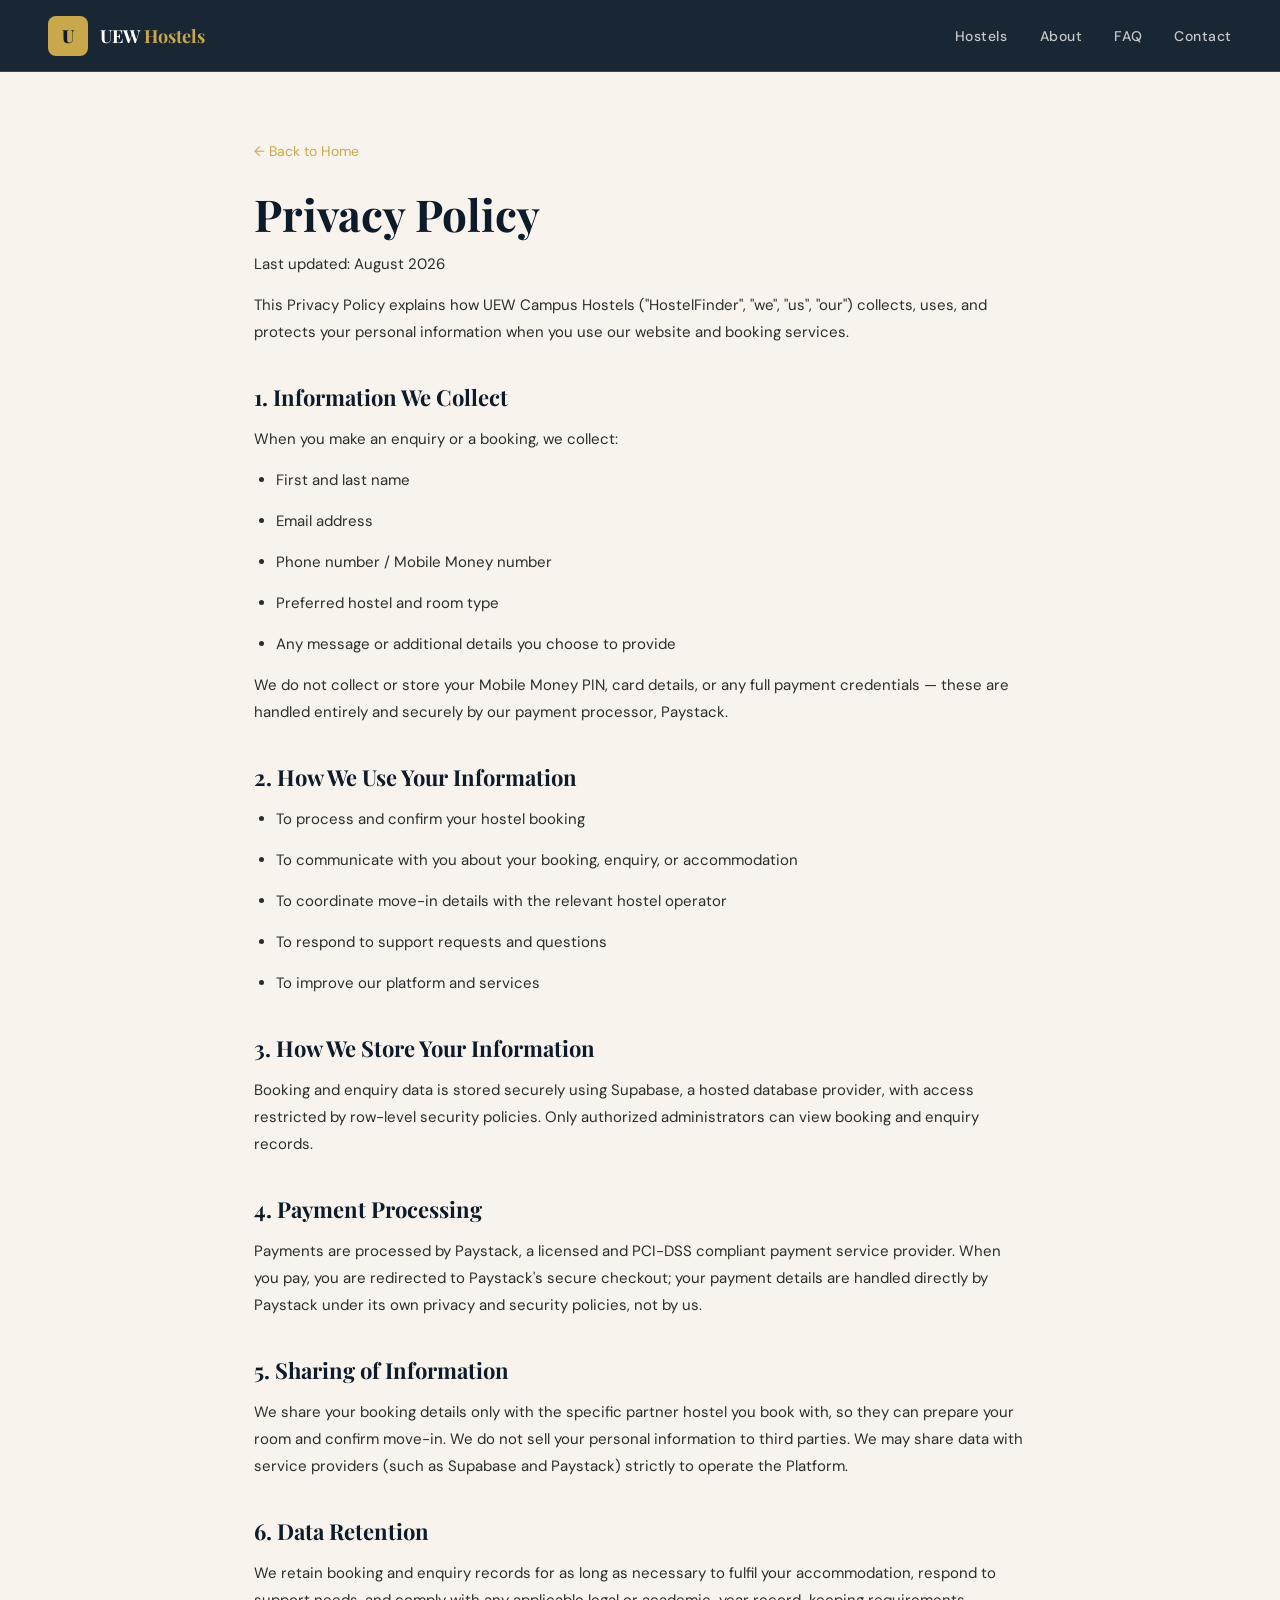
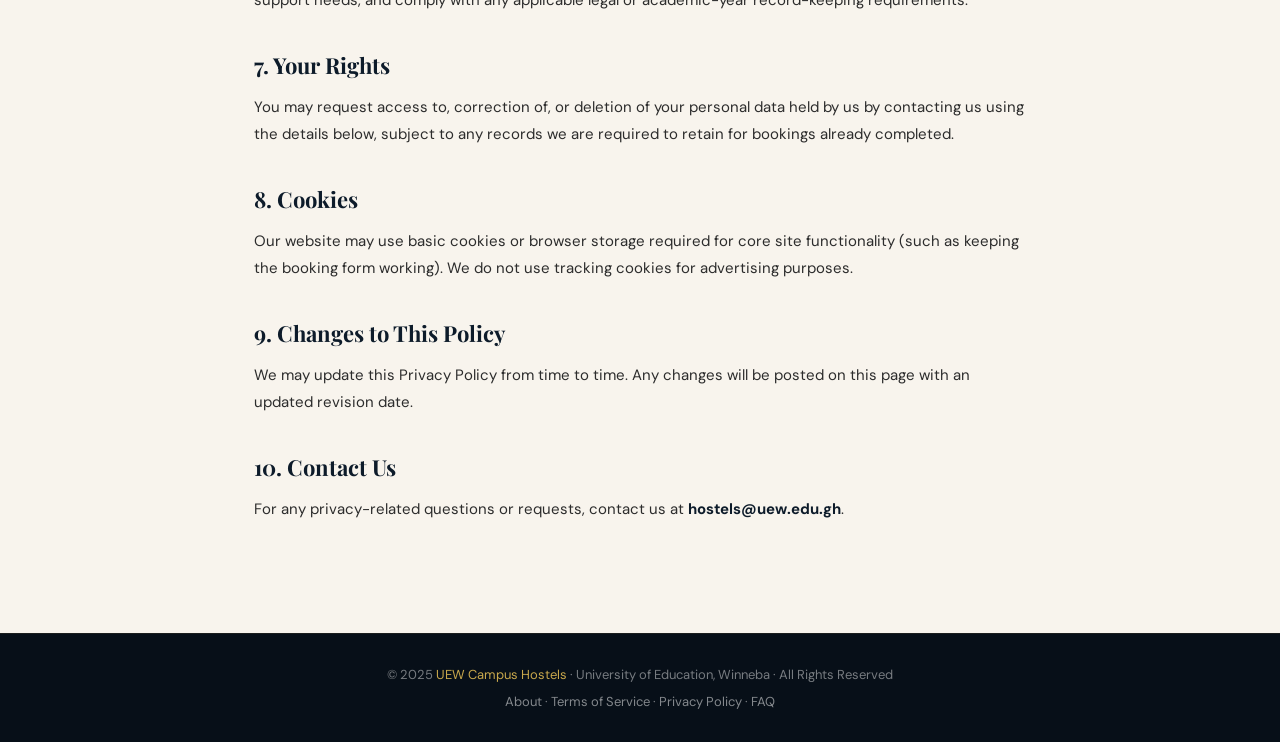
<file: privacy.html>
<!DOCTYPE html>
<html lang="en">
<head>
    <meta charset="UTF-8">
    <meta name="viewport" content="width=device-width, initial-scale=1.0">
    <title>Privacy Policy — UEW Campus Hostels</title>
    <link href="https://fonts.googleapis.com/css2?family=Playfair+Display:wght@700;900&family=DM+Sans:wght@300;400;500&display=swap" rel="stylesheet">
    <link rel="stylesheet" href="styles/styles.css">
    <link rel="stylesheet" href="styles/legal.css">
</head>
<body>

<header>
    <a class="logo" href="index.html"><div class="logo-badge">U</div><span class="logo-text">UEW <span>Hostels</span></span></a>
    <nav id="main-nav">
        <a href="index.html#hostels">Hostels</a>
        <a href="index.html#about">About</a>
        <a href="index.html#faq">FAQ</a>
        <a href="index.html#contact">Contact</a>
    </nav>
</header>

<div class="legal-page">
    <a href="index.html" class="legal-back">← Back to Home</a>
    <h1>Privacy Policy</h1>
    <p class="legal-updated">Last updated: August 2026</p>

    <p>This Privacy Policy explains how UEW Campus Hostels ("HostelFinder", "we", "us", "our") collects, uses, and protects your personal information when you use our website and booking services.</p>

    <h2>1. Information We Collect</h2>
    <p>When you make an enquiry or a booking, we collect:</p>
    <ul>
        <li>First and last name</li>
        <li>Email address</li>
        <li>Phone number / Mobile Money number</li>
        <li>Preferred hostel and room type</li>
        <li>Any message or additional details you choose to provide</li>
    </ul>
    <p>We do not collect or store your Mobile Money PIN, card details, or any full payment credentials — these are handled entirely and securely by our payment processor, Paystack.</p>

    <h2>2. How We Use Your Information</h2>
    <ul>
        <li>To process and confirm your hostel booking</li>
        <li>To communicate with you about your booking, enquiry, or accommodation</li>
        <li>To coordinate move-in details with the relevant hostel operator</li>
        <li>To respond to support requests and questions</li>
        <li>To improve our platform and services</li>
    </ul>

    <h2>3. How We Store Your Information</h2>
    <p>Booking and enquiry data is stored securely using Supabase, a hosted database provider, with access restricted by row-level security policies. Only authorized administrators can view booking and enquiry records.</p>

    <h2>4. Payment Processing</h2>
    <p>Payments are processed by Paystack, a licensed and PCI-DSS compliant payment service provider. When you pay, you are redirected to Paystack's secure checkout; your payment details are handled directly by Paystack under its own privacy and security policies, not by us.</p>

    <h2>5. Sharing of Information</h2>
    <p>We share your booking details only with the specific partner hostel you book with, so they can prepare your room and confirm move-in. We do not sell your personal information to third parties. We may share data with service providers (such as Supabase and Paystack) strictly to operate the Platform.</p>

    <h2>6. Data Retention</h2>
    <p>We retain booking and enquiry records for as long as necessary to fulfil your accommodation, respond to support needs, and comply with any applicable legal or academic-year record-keeping requirements.</p>

    <h2>7. Your Rights</h2>
    <p>You may request access to, correction of, or deletion of your personal data held by us by contacting us using the details below, subject to any records we are required to retain for bookings already completed.</p>

    <h2>8. Cookies</h2>
    <p>Our website may use basic cookies or browser storage required for core site functionality (such as keeping the booking form working). We do not use tracking cookies for advertising purposes.</p>

    <h2>9. Changes to This Policy</h2>
    <p>We may update this Privacy Policy from time to time. Any changes will be posted on this page with an updated revision date.</p>

    <h2>10. Contact Us</h2>
    <p>For any privacy-related questions or requests, contact us at <strong>hostels@uew.edu.gh</strong>.</p>
</div>

<footer>
    <p>© 2025 <span>UEW Campus Hostels</span> · University of Education, Winneba · All Rights Reserved</p>
    <p class="footer-links"><a href="index.html#about">About</a> · <a href="terms.html">Terms of Service</a> · <a href="privacy.html">Privacy Policy</a> · <a href="index.html#faq">FAQ</a></p>
</footer>

</body>
</html>
</file>
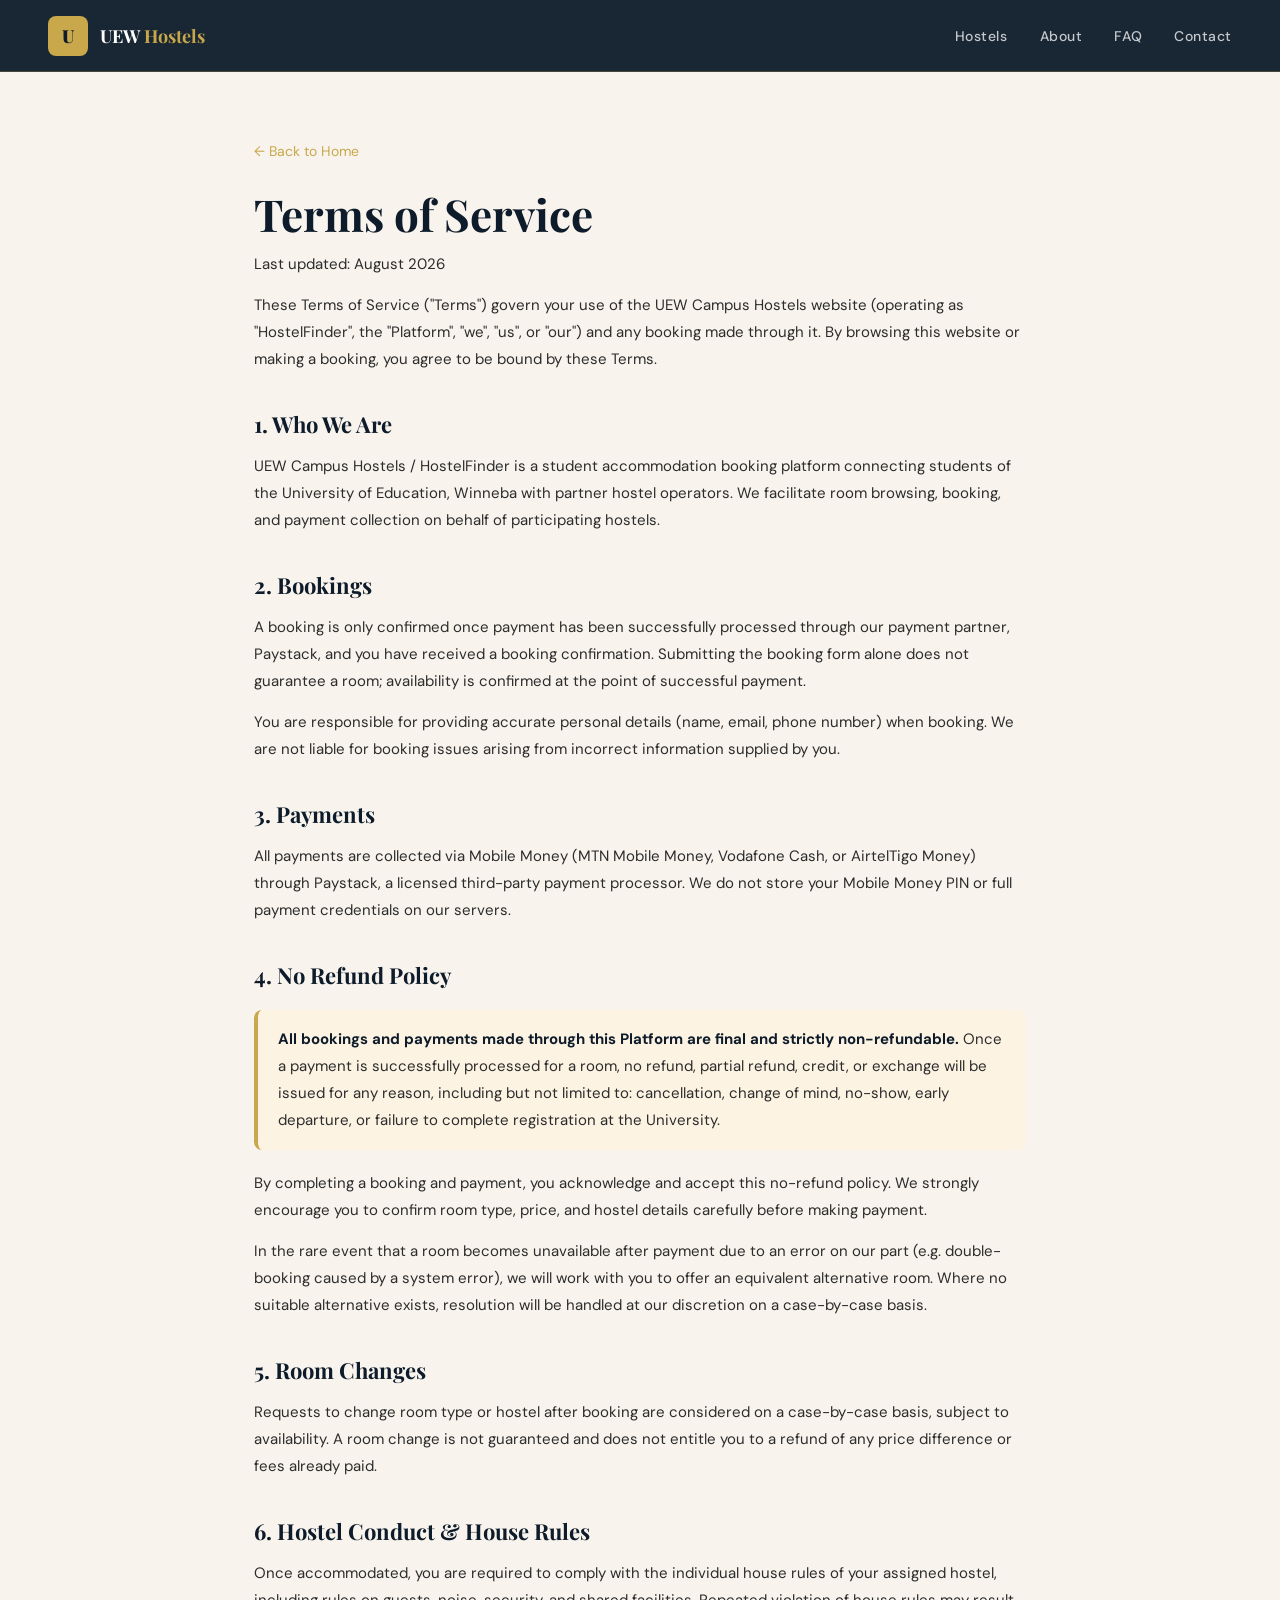
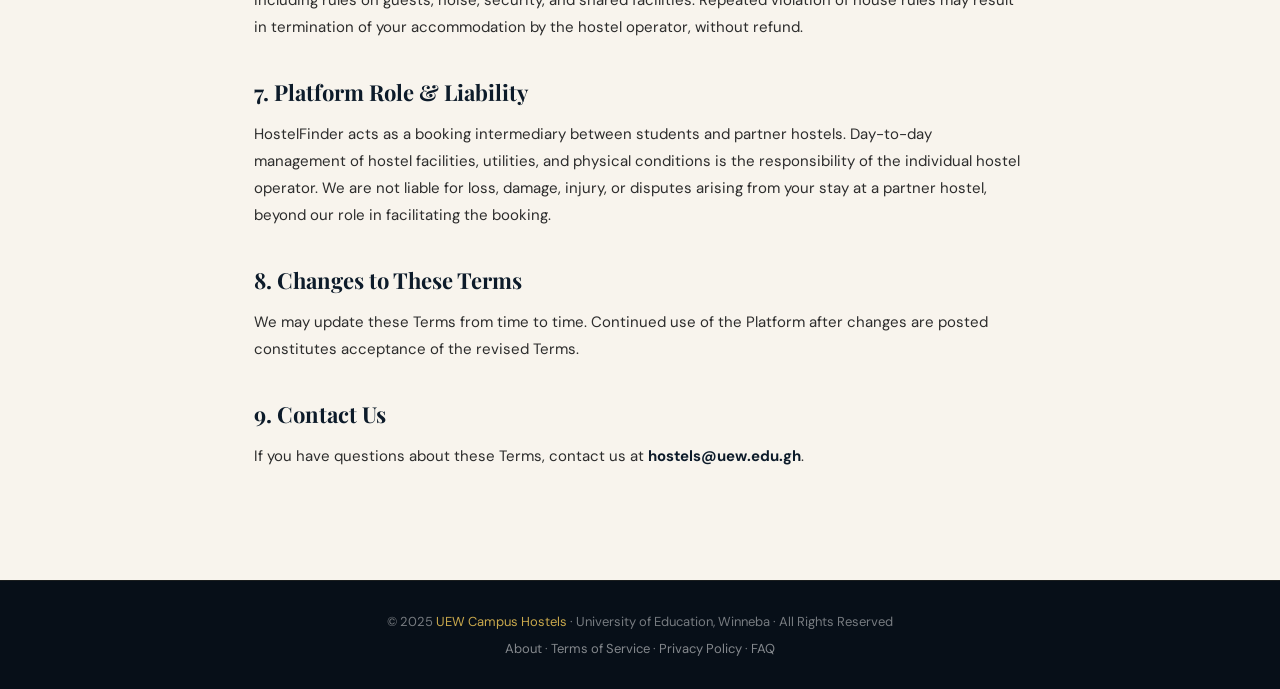
<file: terms.html>
<!DOCTYPE html>
<html lang="en">
<head>
    <meta charset="UTF-8">
    <meta name="viewport" content="width=device-width, initial-scale=1.0">
    <title>Terms of Service — UEW Campus Hostels</title>
    <link href="https://fonts.googleapis.com/css2?family=Playfair+Display:wght@700;900&family=DM+Sans:wght@300;400;500&display=swap" rel="stylesheet">
    <link rel="stylesheet" href="styles/styles.css">
    <link rel="stylesheet" href="styles/legal.css">
</head>
<body>

<header>
    <a class="logo" href="index.html"><div class="logo-badge">U</div><span class="logo-text">UEW <span>Hostels</span></span></a>
    <nav id="main-nav">
        <a href="index.html#hostels">Hostels</a>
        <a href="index.html#about">About</a>
        <a href="index.html#faq">FAQ</a>
        <a href="index.html#contact">Contact</a>
    </nav>
</header>

<div class="legal-page">
    <a href="index.html" class="legal-back">← Back to Home</a>
    <h1>Terms of Service</h1>
    <p class="legal-updated">Last updated: August 2026</p>

    <p>These Terms of Service ("Terms") govern your use of the UEW Campus Hostels website (operating as "HostelFinder", the "Platform", "we", "us", or "our") and any booking made through it. By browsing this website or making a booking, you agree to be bound by these Terms.</p>

    <h2>1. Who We Are</h2>
    <p>UEW Campus Hostels / HostelFinder is a student accommodation booking platform connecting students of the University of Education, Winneba with partner hostel operators. We facilitate room browsing, booking, and payment collection on behalf of participating hostels.</p>

    <h2>2. Bookings</h2>
    <p>A booking is only confirmed once payment has been successfully processed through our payment partner, Paystack, and you have received a booking confirmation. Submitting the booking form alone does not guarantee a room; availability is confirmed at the point of successful payment.</p>
    <p>You are responsible for providing accurate personal details (name, email, phone number) when booking. We are not liable for booking issues arising from incorrect information supplied by you.</p>

    <h2>3. Payments</h2>
    <p>All payments are collected via Mobile Money (MTN Mobile Money, Vodafone Cash, or AirtelTigo Money) through Paystack, a licensed third-party payment processor. We do not store your Mobile Money PIN or full payment credentials on our servers.</p>

    <h2>4. No Refund Policy</h2>
    <div class="legal-highlight">
        <p style="margin-bottom:0"><strong>All bookings and payments made through this Platform are final and strictly non-refundable.</strong> Once a payment is successfully processed for a room, no refund, partial refund, credit, or exchange will be issued for any reason, including but not limited to: cancellation, change of mind, no-show, early departure, or failure to complete registration at the University.</p>
    </div>
    <p>By completing a booking and payment, you acknowledge and accept this no-refund policy. We strongly encourage you to confirm room type, price, and hostel details carefully before making payment.</p>
    <p>In the rare event that a room becomes unavailable after payment due to an error on our part (e.g. double-booking caused by a system error), we will work with you to offer an equivalent alternative room. Where no suitable alternative exists, resolution will be handled at our discretion on a case-by-case basis.</p>

    <h2>5. Room Changes</h2>
    <p>Requests to change room type or hostel after booking are considered on a case-by-case basis, subject to availability. A room change is not guaranteed and does not entitle you to a refund of any price difference or fees already paid.</p>

    <h2>6. Hostel Conduct & House Rules</h2>
    <p>Once accommodated, you are required to comply with the individual house rules of your assigned hostel, including rules on guests, noise, security, and shared facilities. Repeated violation of house rules may result in termination of your accommodation by the hostel operator, without refund.</p>

    <h2>7. Platform Role & Liability</h2>
    <p>HostelFinder acts as a booking intermediary between students and partner hostels. Day-to-day management of hostel facilities, utilities, and physical conditions is the responsibility of the individual hostel operator. We are not liable for loss, damage, injury, or disputes arising from your stay at a partner hostel, beyond our role in facilitating the booking.</p>

    <h2>8. Changes to These Terms</h2>
    <p>We may update these Terms from time to time. Continued use of the Platform after changes are posted constitutes acceptance of the revised Terms.</p>

    <h2>9. Contact Us</h2>
    <p>If you have questions about these Terms, contact us at <strong>hostels@uew.edu.gh</strong>.</p>
</div>

<footer>
    <p>© 2025 <span>UEW Campus Hostels</span> · University of Education, Winneba · All Rights Reserved</p>
    <p class="footer-links"><a href="index.html#about">About</a> · <a href="terms.html">Terms of Service</a> · <a href="privacy.html">Privacy Policy</a> · <a href="index.html#faq">FAQ</a></p>
</footer>

</body>
</html>
</file>
<file: styles/styles.css>
*, *::before, *::after { box-sizing: border-box; margin: 0; padding: 0; }
        :root {
            --gold: #C9A84C; --gold-light: #F0D080;
            --navy: #0D1B2A; --navy-mid: #1A2E45;
            --cream: #F8F4ED; --text: #2C2C2C; --muted: #7A7A7A; --white: #FFFFFF;
        }
        html { scroll-behavior: smooth; scroll-padding-top: 92px; }
        body { font-family: 'DM Sans', sans-serif; background: var(--cream); color: var(--text); overflow-x: hidden; }

        /* HEADER */
        header { position: fixed; top: 0; left: 0; right: 0; z-index: 200; display: flex; align-items: center; justify-content: space-between; padding: 0 48px; height: 72px; background: rgba(13,27,42,0.95); backdrop-filter: blur(12px); border-bottom: 1px solid rgba(201,168,76,0.25); }
        .logo { display: flex; align-items: center; gap: 12px; text-decoration: none; }
        .logo-badge { width: 40px; height: 40px; background: var(--gold); border-radius: 8px; display: grid; place-items: center; font-family: 'Playfair Display', serif; font-weight: 900; font-size: 18px; color: var(--navy); }
        .logo-text { font-family: 'Playfair Display', serif; font-size: 18px; font-weight: 700; color: var(--white); }
        .logo-text span { color: var(--gold); }
        nav { display: flex; gap: 32px; align-items: center; }
        nav a { color: rgba(255,255,255,0.75); text-decoration: none; font-size: 14px; font-weight: 500; letter-spacing: 0.04em; transition: color 0.2s; }
        nav a:hover { color: var(--gold); }
        .nav-cta { background: var(--gold) !important; color: var(--navy) !important; padding: 8px 20px; border-radius: 6px; }
        .nav-cta:hover { background: var(--gold-light) !important; }

        /* Hamburger toggle - hidden on desktop */
        .nav-toggle { display: none; flex-direction: column; justify-content: center; gap: 5px; width: 44px; height: 44px; background: none; border: none; cursor: pointer; padding: 0; }
        .nav-toggle span { display: block; width: 24px; height: 2px; background: var(--gold); border-radius: 2px; transition: transform 0.25s, opacity 0.25s; }
        .nav-toggle.open span:nth-child(1) { transform: translateY(7px) rotate(45deg); }
        .nav-toggle.open span:nth-child(2) { opacity: 0; }
        .nav-toggle.open span:nth-child(3) { transform: translateY(-7px) rotate(-45deg); }

        /* HERO */
        .hero { min-height: 100vh; background: var(--navy); display: flex; flex-direction: column; align-items: center; justify-content: center; text-align: center; padding: 120px 24px 80px; position: relative; overflow: hidden; }
        .hero::before { content: ''; position: absolute; inset: 0; background: radial-gradient(ellipse 80% 60% at 50% 0%, rgba(201,168,76,0.12) 0%, transparent 70%), radial-gradient(ellipse 40% 40% at 80% 80%, rgba(201,168,76,0.07) 0%, transparent 60%); }
        .hero-eyebrow { font-size: 12px; font-weight: 500; letter-spacing: 0.2em; text-transform: uppercase; color: var(--gold); margin-bottom: 20px; opacity: 0; animation: fadeUp 0.7s 0.2s ease forwards; }
        .hero h1 { font-family: 'Playfair Display', serif; font-size: clamp(42px, 7vw, 88px); font-weight: 900; color: var(--white); line-height: 1.05; max-width: 800px; opacity: 0; animation: fadeUp 0.7s 0.4s ease forwards; }
        .hero h1 em { font-style: italic; color: var(--gold); }
        .hero-sub { margin-top: 24px; font-size: 18px; font-weight: 300; color: rgba(255,255,255,0.6); max-width: 500px; line-height: 1.6; opacity: 0; animation: fadeUp 0.7s 0.6s ease forwards; }
        .hero-actions { margin-top: 40px; display: flex; gap: 16px; flex-wrap: wrap; justify-content: center; opacity: 0; animation: fadeUp 0.7s 0.8s ease forwards; }
        .btn-primary { background: var(--gold); color: var(--navy); border: none; padding: 14px 32px; border-radius: 8px; font-family: 'DM Sans', sans-serif; font-size: 15px; font-weight: 500; cursor: pointer; text-decoration: none; transition: background 0.2s, transform 0.2s; box-shadow: 0 4px 20px rgba(201,168,76,0.35); }
        .btn-primary:hover { background: var(--gold-light); transform: translateY(-2px); }
        .btn-ghost { background: transparent; color: rgba(255,255,255,0.8); border: 1px solid rgba(255,255,255,0.25); padding: 14px 32px; border-radius: 8px; font-family: 'DM Sans', sans-serif; font-size: 15px; cursor: pointer; text-decoration: none; transition: border-color 0.2s, color 0.2s; }
        .btn-ghost:hover { border-color: var(--gold); color: var(--gold); }
        .hero-stats { margin-top: 72px; display: flex; gap: 48px; flex-wrap: wrap; justify-content: center; opacity: 0; animation: fadeUp 0.7s 1s ease forwards; }
        .stat { text-align: center; }
        .stat-number { font-family: 'Playfair Display', serif; font-size: 36px; font-weight: 700; color: var(--gold); }
        .stat-label { font-size: 12px; letter-spacing: 0.12em; text-transform: uppercase; color: rgba(255,255,255,0.45); margin-top: 4px; }

        /* SECTION */
        .section { padding: 96px 24px; }
        .section-inner { max-width: 1160px; margin: 0 auto; }
        .section-header { text-align: center; margin-bottom: 64px; }
        .section-eyebrow { font-size: 11px; font-weight: 500; letter-spacing: 0.2em; text-transform: uppercase; color: var(--gold); margin-bottom: 14px; }
        .section-title { font-family: 'Playfair Display', serif; font-size: clamp(30px, 4vw, 46px); font-weight: 700; color: var(--navy); line-height: 1.15; }
        .section-desc { margin-top: 16px; font-size: 16px; color: var(--muted); max-width: 560px; margin-left: auto; margin-right: auto; line-height: 1.7; }
        .divider { width: 60px; height: 3px; background: var(--gold); border-radius: 2px; margin: 16px auto 0; }

        /* HOSTEL CARDS */
        .hostels-grid { display: grid; grid-template-columns: repeat(auto-fill, minmax(340px, 1fr)); gap: 32px; }
        .hostel-card { background: var(--white); border-radius: 16px; overflow: hidden; box-shadow: 0 2px 20px rgba(0,0,0,0.07); border: 2px solid transparent; cursor: pointer; transition: transform 0.3s, box-shadow 0.3s, border-color 0.3s; }
        .hostel-card:hover { transform: translateY(-6px); box-shadow: 0 16px 48px rgba(0,0,0,0.13); }
        .hostel-card.active { border-color: var(--gold); transform: translateY(-4px); box-shadow: 0 12px 40px rgba(201,168,76,0.25); }
        .card-image-wrap { position: relative; overflow: hidden; height: 240px; background: #E8E4DD; }
        .card-image-wrap img { width: 100%; height: 100%; object-fit: cover; transition: transform 0.5s; display: block; }
        .hostel-card:hover .card-image-wrap img { transform: scale(1.05); }
        .card-image-wrap.placeholder { display: flex; align-items: center; justify-content: center; }
        .card-image-wrap.placeholder::after { content: '🏠'; font-size: 64px; opacity: 0.3; }
        .card-badge { position: absolute; top: 16px; right: 16px; background: var(--gold); color: var(--navy); font-size: 11px; font-weight: 500; letter-spacing: 0.08em; text-transform: uppercase; padding: 5px 12px; border-radius: 20px; }
        .card-badge.limited { background: #E88C30; color: white; }
        .card-body { padding: 24px 28px 28px; }
        .card-type { font-size: 11px; font-weight: 500; letter-spacing: 0.16em; text-transform: uppercase; color: var(--gold); margin-bottom: 8px; }
        .card-name { font-family: 'Playfair Display', serif; font-size: 22px; font-weight: 700; color: var(--navy); margin-bottom: 10px; }
        .card-desc { font-size: 14px; color: var(--muted); line-height: 1.65; margin-bottom: 20px; }
        .card-features { display: flex; flex-wrap: wrap; gap: 8px; margin-bottom: 20px; }
        .feature-tag { background: var(--cream); border: 1px solid rgba(0,0,0,0.08); color: var(--text); font-size: 12px; padding: 5px 12px; border-radius: 20px; }
        .card-cta { width: 100%; padding: 12px; background: var(--navy); color: white; border: none; border-radius: 8px; font-family: 'DM Sans', sans-serif; font-size: 14px; font-weight: 500; cursor: pointer; transition: background 0.2s; }
        .card-cta:hover { background: var(--gold); color: var(--navy); }
        .card-hint { font-size: 12px; color: var(--muted); text-align: center; margin-top: 8px; }

        /* ROOM DETAIL PANEL */
        #room-detail-panel { display: none; margin-top: 48px; background: var(--white); border-radius: 20px; padding: 48px; box-shadow: 0 8px 48px rgba(0,0,0,0.1); border: 1px solid rgba(201,168,76,0.2); position: relative; }
        #room-detail-panel.open { display: block; animation: panelSlide 0.4s ease; }

        .panel-header { display: flex; align-items: flex-start; justify-content: space-between; margin-bottom: 36px; gap: 16px; }
        .panel-hostel-label { font-size: 11px; letter-spacing: 0.18em; text-transform: uppercase; color: var(--gold); margin-bottom: 8px; }
        .panel-title { font-family: 'Playfair Display', serif; font-size: 28px; font-weight: 700; color: var(--navy); }
        .panel-close { background: var(--cream); border: 1px solid rgba(0,0,0,0.1); border-radius: 50%; width: 42px; height: 42px; display: grid; place-items: center; cursor: pointer; font-size: 18px; flex-shrink: 0; transition: background 0.2s; }
        .panel-close:hover { background: #FDDCDC; border-color: #E55A4E; }

        /* Room tabs */
        .room-tabs { display: flex; gap: 8px; flex-wrap: wrap; margin-bottom: 36px; }
        .room-tab { padding: 10px 24px; border-radius: 30px; border: 2px solid rgba(0,0,0,0.1); background: var(--cream); font-family: 'DM Sans', sans-serif; font-size: 13px; font-weight: 500; cursor: pointer; transition: all 0.2s; color: var(--text); }
        .room-tab:hover { border-color: var(--gold); color: var(--gold); }
        .room-tab.active { background: var(--navy); border-color: var(--navy); color: var(--white); }

        /* Room content */
        .room-content { display: none; }
        .room-content.active { display: block; animation: panelSlide 0.3s ease; }

        .room-layout { display: grid; grid-template-columns: 1fr 1fr; gap: 48px; align-items: start; }
        @media (max-width: 720px) { .room-layout { grid-template-columns: 1fr; } }

        /* Gallery */
        .room-img-main { width: 100%; height: 270px; object-fit: cover; border-radius: 14px; display: block; background: #EAE6DF; }
        .room-video-main { width: 100%; height: 270px; object-fit: cover; border-radius: 14px; display: block; background: #000; }
        .room-media-main { position: relative; }
        .room-placeholder { height: 270px; background: #EAE6DF; border-radius: 14px; display: none; align-items: center; justify-content: center; font-size: 60px; opacity: 0.25; }
        .room-img-thumbs { display: grid; grid-template-columns: repeat(auto-fit, minmax(90px, 1fr)); gap: 10px; margin-top: 10px; }
        .room-img-thumb { width: 100%; height: 110px; object-fit: cover; border-radius: 10px; display: block; cursor: pointer; border: 2px solid transparent; transition: border-color 0.2s; background: #EAE6DF; background-size: cover; background-position: center; position: relative; }
        .room-img-thumb:hover { border-color: var(--gold); }
        .video-thumb { display: flex; align-items: center; justify-content: center; }
        .video-thumb .play-icon { width: 34px; height: 34px; border-radius: 50%; background: rgba(13,27,42,0.75); color: var(--gold); display: flex; align-items: center; justify-content: center; font-size: 14px; }

        /* Room info */
        .room-info h3 { font-family: 'Playfair Display', serif; font-size: 24px; font-weight: 700; color: var(--navy); margin-bottom: 10px; }
        .room-price { font-family: 'Playfair Display', serif; font-size: 28px; font-weight: 700; color: var(--gold); margin-bottom: 6px; }
        .room-price small { font-size: 14px; font-weight: 400; color: var(--muted); }
        .room-avail { font-size: 13px; color: var(--muted); margin-bottom: 18px; }
        .room-info p { font-size: 14px; color: var(--muted); line-height: 1.7; margin-bottom: 20px; }
        .room-amenities { list-style: none; display: grid; grid-template-columns: 1fr 1fr; gap: 10px; margin-bottom: 28px; }
        .room-amenities li { font-size: 13px; color: var(--text); display: flex; align-items: center; gap: 8px; }
        .room-amenities li::before { content: '✓'; color: var(--gold); font-weight: 700; }
        .room-book-btn { display: block; width: 100%; padding: 14px; text-align: center; background: var(--gold); color: var(--navy); border: none; border-radius: 10px; font-family: 'DM Sans', sans-serif; font-size: 15px; font-weight: 500; cursor: pointer; text-decoration: none; transition: background 0.2s, transform 0.2s; }
        .room-book-btn:hover { background: var(--gold-light); transform: translateY(-1px); }

        /* WHY */
        .why-section { background: var(--navy); }
        .why-section .section-title { color: var(--white); }
        .why-section .section-desc { color: rgba(255,255,255,0.55); }
        .why-grid { display: grid; grid-template-columns: repeat(auto-fill, minmax(240px, 1fr)); gap: 32px; }
        .why-card { background: rgba(255,255,255,0.05); border: 1px solid rgba(201,168,76,0.15); border-radius: 14px; padding: 32px 28px; transition: background 0.2s, border-color 0.2s; }
        .why-card:hover { background: rgba(201,168,76,0.08); border-color: rgba(201,168,76,0.35); }
        .why-icon { font-size: 32px; margin-bottom: 18px; }
        .why-title { font-family: 'Playfair Display', serif; font-size: 18px; color: var(--white); margin-bottom: 10px; }
        .why-text { font-size: 14px; color: rgba(255,255,255,0.5); line-height: 1.7; }

        /* CONTACT */
        .contact-wrap { display: grid; grid-template-columns: 1fr 1fr; gap: 64px; align-items: start; }
        @media (max-width: 768px) {
            .contact-wrap { grid-template-columns: 1fr; gap: 40px; }
            header { padding: 0 16px; }
            .nav-toggle { display: flex; }
            nav {
                position: fixed; top: 72px; left: 0; right: 0;
                flex-direction: column; align-items: stretch; gap: 0;
                background: rgba(13,27,42,0.98); backdrop-filter: blur(12px);
                border-bottom: 1px solid rgba(201,168,76,0.25);
                max-height: 0; overflow: hidden; opacity: 0;
                transition: max-height 0.3s ease, opacity 0.3s ease;
            }
            nav.open { max-height: 320px; opacity: 1; }
            nav a { padding: 16px 24px; border-bottom: 1px solid rgba(255,255,255,0.06); font-size: 15px; }
            nav a.nav-cta { margin: 12px 24px; text-align: center; }
            .hero-stats { gap: 20px; }
            .stat-number { font-size: 28px; }
            .hostels-grid { grid-template-columns: 1fr; }
            .why-grid { grid-template-columns: 1fr 1fr; }
        }
        @media (max-width: 560px) {
            .why-grid { grid-template-columns: 1fr; }
        }
        .contact-info h2 { font-family: 'Playfair Display', serif; font-size: 36px; color: var(--navy); margin-bottom: 16px; }
        .contact-info p { font-size: 15px; color: var(--muted); line-height: 1.7; margin-bottom: 32px; }
        .contact-detail { display: flex; align-items: flex-start; gap: 14px; margin-bottom: 20px; }
        .contact-detail-icon { width: 40px; height: 40px; background: var(--gold); border-radius: 10px; display: grid; place-items: center; font-size: 18px; flex-shrink: 0; }
        .contact-detail-text strong { display: block; font-size: 13px; text-transform: uppercase; letter-spacing: 0.1em; color: var(--muted); margin-bottom: 2px; }
        .contact-detail-text span { font-size: 15px; color: var(--navy); }
        .contact-form { background: var(--white); border-radius: 16px; padding: 36px; box-shadow: 0 4px 30px rgba(0,0,0,0.07); border: 1px solid rgba(0,0,0,0.06); }
        .form-title { font-family: 'Playfair Display', serif; font-size: 22px; color: var(--navy); margin-bottom: 24px; }
        .form-row { display: grid; grid-template-columns: 1fr 1fr; gap: 16px; }
        @media (max-width: 500px) { .form-row { grid-template-columns: 1fr; } }
        .form-group { margin-bottom: 16px; }
        label { display: block; font-size: 12px; font-weight: 500; text-transform: uppercase; letter-spacing: 0.1em; color: var(--muted); margin-bottom: 7px; }
        input, select, textarea { width: 100%; padding: 11px 14px; border: 1px solid rgba(0,0,0,0.12); border-radius: 8px; font-family: 'DM Sans', sans-serif; font-size: 14px; color: var(--text); background: var(--cream); outline: none; transition: border-color 0.2s, box-shadow 0.2s; }
        input:focus, select:focus, textarea:focus { border-color: var(--gold); box-shadow: 0 0 0 3px rgba(201,168,76,0.15); }
        textarea { resize: vertical; min-height: 100px; }
        .form-submit { width: 100%; background: var(--navy); color: var(--white); border: none; padding: 14px; border-radius: 8px; font-family: 'DM Sans', sans-serif; font-size: 15px; font-weight: 500; cursor: pointer; margin-top: 8px; transition: background 0.2s, transform 0.2s; }
        .form-submit:hover { background: var(--gold); color: var(--navy); transform: translateY(-1px); }
        footer { background: #070F18; color: rgba(255,255,255,0.45); text-align: center; padding: 32px 24px; font-size: 13px; border-top: 1px solid rgba(201,168,76,0.1); }
        footer span { color: var(--gold); }

        /* ROOM MEDIA GALLERY */
        .loading-msg { text-align: center; color: var(--muted); font-size: 14px; padding: 40px; grid-column: 1 / -1; }
        .error-msg { text-align: center; color: #C0392B; font-size: 14px; padding: 40px; grid-column: 1 / -1; }

        /* MOBILE FIXES */
        @media (max-width: 720px) {
            #room-detail-panel { padding: 24px 18px; border-radius: 14px; }
            .panel-title { font-size: 22px; }
            .room-tabs { gap: 6px; }
            .room-tab { padding: 10px 16px; font-size: 12.5px; min-height: 44px; display: inline-flex; align-items: center; }
            .room-img-main, .room-placeholder, .room-video-main { height: 220px; }
            .section { padding: 64px 20px; }
            .hero { padding: 100px 20px 60px; }
        }
        @media (max-width: 400px) {
            .room-tabs { flex-wrap: nowrap; overflow-x: auto; -webkit-overflow-scrolling: touch; padding-bottom: 4px; }
            .room-tab { flex-shrink: 0; }
        }

        /* Animations */
        @keyframes fadeUp { from { opacity: 0; transform: translateY(24px); } to { opacity: 1; transform: translateY(0); } }
        @keyframes panelSlide { from { opacity: 0; transform: translateY(20px); } to { opacity: 1; transform: translateY(0); } }
        .fade-in { opacity: 0; transform: translateY(30px); transition: opacity 0.6s ease, transform 0.6s ease; }
        .fade-in.visible { opacity: 1; transform: translateY(0); }
        /* ── Booking / Payment Modal ── */
        .booking-modal-overlay {
            display: none;
            position: fixed;
            inset: 0;
            background: rgba(10, 20, 40, 0.55);
            z-index: 1000;
            align-items: center;
            justify-content: center;
            padding: 20px;
        }
        .booking-modal-overlay.open { display: flex; animation: fadeUp 0.25s ease; }
        .booking-modal {
            background: var(--white);
            border-radius: 18px;
            padding: 36px;
            max-width: 440px;
            width: 100%;
            max-height: 90vh;
            overflow-y: auto;
            position: relative;
            box-shadow: 0 20px 60px rgba(0,0,0,0.25);
        }
        .booking-modal .panel-close { position: absolute; top: 18px; right: 18px; }
        .booking-modal-price { font-family: 'Playfair Display', serif; font-size: 28px; font-weight: 900; color: var(--navy); margin: 4px 0 20px; }
        .booking-note { font-size: 13px; color: var(--muted); margin: 4px 0 14px; line-height: 1.5; }
        .booking-error { color: #E55A4E; font-size: 13px; margin-bottom: 8px; min-height: 16px; }

/* ABOUT */
.about-wrap { display: grid; grid-template-columns: 1.4fr 1fr; gap: 56px; align-items: center; }
.about-text p { font-size: 15px; color: var(--muted); line-height: 1.8; margin-bottom: 18px; }
.about-text p strong { color: var(--navy); }
.about-stats { display: flex; flex-direction: column; gap: 28px; background: var(--cream); border: 1px solid rgba(0,0,0,0.06); border-radius: 16px; padding: 36px; }
.about-stat { text-align: center; }
@media (max-width: 768px) { .about-wrap { grid-template-columns: 1fr; } }

/* FAQ ACCORDION */
.faq-list { max-width: 760px; margin: 0 auto; display: flex; flex-direction: column; gap: 14px; }
.faq-item { background: var(--white); border: 1px solid rgba(0,0,0,0.08); border-radius: 12px; overflow: hidden; }
.faq-question { width: 100%; text-align: left; background: none; border: none; padding: 20px 24px; font-family: 'DM Sans', sans-serif; font-size: 15px; font-weight: 500; color: var(--navy); cursor: pointer; display: flex; justify-content: space-between; align-items: center; gap: 16px; }
.faq-icon { color: var(--gold); font-size: 20px; font-weight: 300; transition: transform 0.25s; flex-shrink: 0; }
.faq-item.open .faq-icon { transform: rotate(45deg); }
.faq-answer { max-height: 0; overflow: hidden; transition: max-height 0.3s ease; }
.faq-item.open .faq-answer { max-height: 300px; }
.faq-answer p { padding: 0 24px 20px; font-size: 14px; color: var(--muted); line-height: 1.7; }
.faq-answer a { color: var(--gold); }

/* FOOTER LINKS */
.footer-links { margin-top: 10px; }
.footer-links a { color: rgba(255,255,255,0.5); text-decoration: none; transition: color 0.2s; }
.footer-links a:hover { color: var(--gold); }
</file>
<file: styles/legal.css>
/* LEGAL PAGES (terms.html / privacy.html) */
.legal-page {
    box-sizing: border-box;
    width: 100%;
    max-width: 820px;
    margin: 0 auto;
    padding: 140px 24px 96px;
    overflow-wrap: break-word;
    word-wrap: break-word;
}
.legal-page * { box-sizing: border-box; }
.legal-page h1 { font-family: 'Playfair Display', serif; font-size: clamp(30px, 4vw, 44px); color: var(--navy); margin-bottom: 8px; }
.legal-updated { font-size: 13px; color: var(--muted); margin-bottom: 40px; }
.legal-page h2 { font-family: 'Playfair Display', serif; font-size: 22px; color: var(--navy); margin: 36px 0 14px; }
.legal-page p, .legal-page li { font-size: 15px; color: var(--text); line-height: 1.8; margin-bottom: 14px; }
.legal-page ul { padding-left: 22px; margin-bottom: 14px; }
.legal-page strong { color: var(--navy); }
.legal-highlight { background: #FCF3E3; border-left: 4px solid var(--gold); padding: 16px 20px; border-radius: 8px; margin: 20px 0; }
.legal-back { display: inline-block; margin-bottom: 24px; color: var(--gold); text-decoration: none; font-size: 14px; }
.legal-back:hover { text-decoration: underline; }

@media (max-width: 480px) {
    .legal-page { padding: 120px 18px 72px; }
}
</file>
